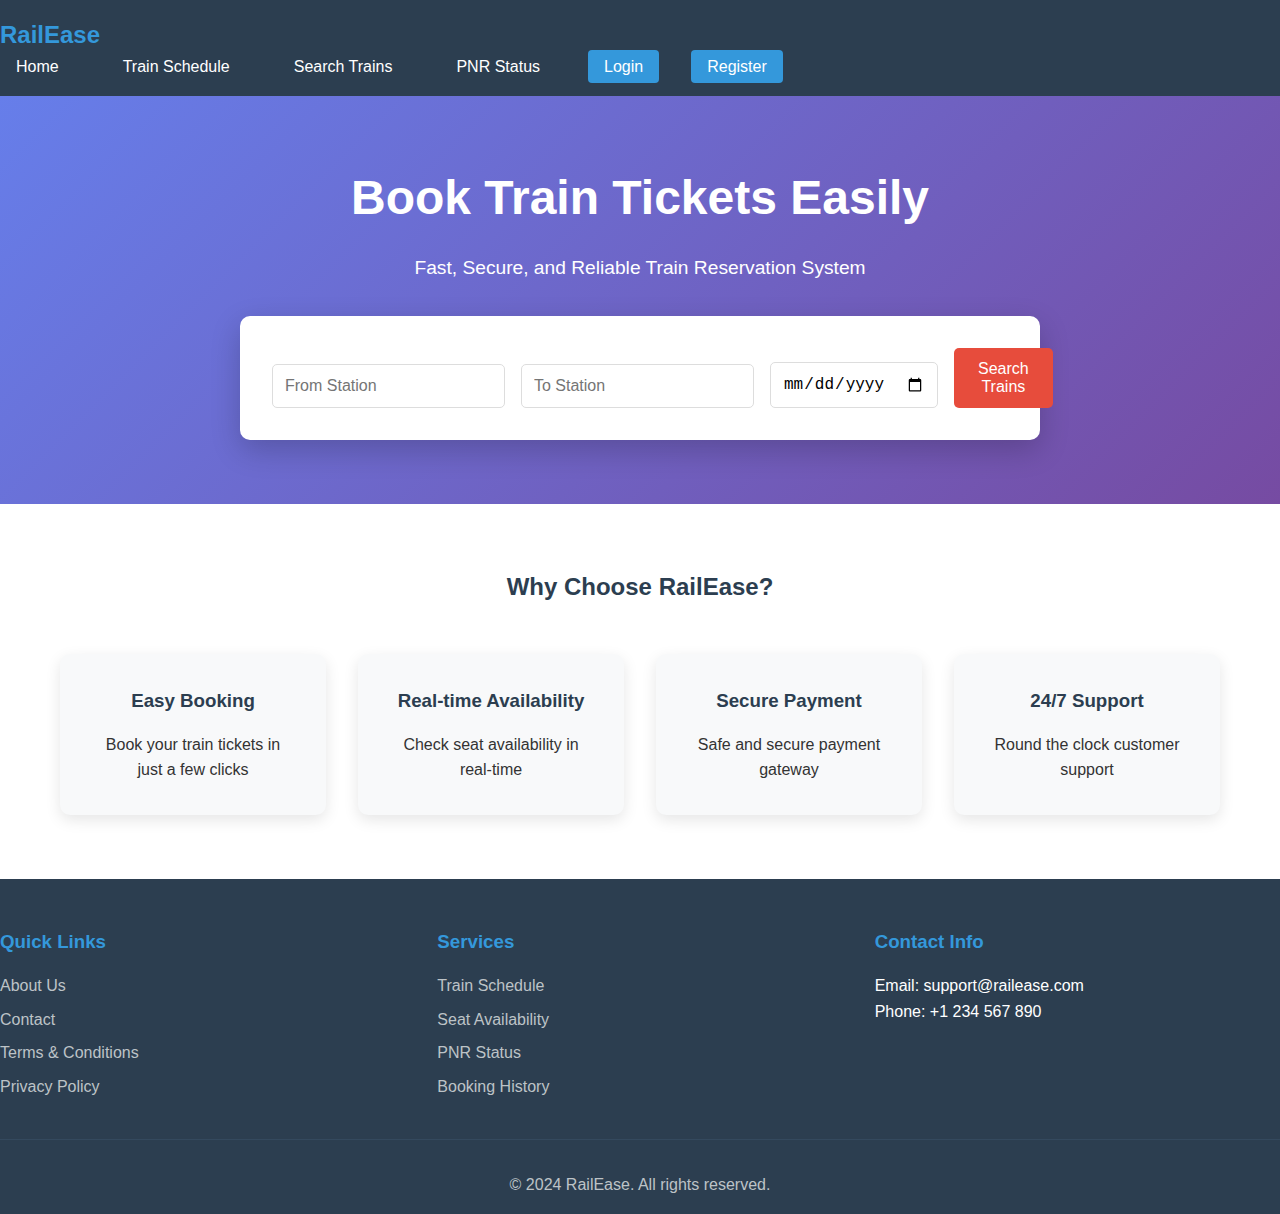
<file: RailEase/frontend/html/index.html>
<!DOCTYPE html>
<html lang="en">
<head>
    <meta charset="UTF-8">
    <meta name="viewport" content="width=device-width, initial-scale=1.0">
    <title>RailEase - Online Train Reservation</title>
    <link rel="stylesheet" href="../css/style.css">
    <link rel="stylesheet" href="../css/responsive.css">
</head>
<body>
    <!-- Header -->
    <header>
        <nav class="navbar">
            <div class="nav-brand">
                <h2>RailEase</h2>
            </div>
            <ul class="nav-links">
                <li><a href="index.html">Home</a></li>
                <li><a href="train_schedule.html">Train Schedule</a></li>
                <li><a href="search_trains.html">Search Trains</a></li>
                <li><a href="pnr_status.html">PNR Status</a></li>
                <li><a href="login.html" class="btn-login">Login</a></li>
                <li><a href="register.html" class="btn-register">Register</a></li>
            </ul>
        </nav>
    </header>

    <!-- Hero Section -->
    <section class="hero">
        <div class="hero-content">
            <h1>Book Train Tickets Easily</h1>
            <p>Fast, Secure, and Reliable Train Reservation System</p>
            <div class="search-box">
                <form action="search_trains.html" method="GET">
                    <div class="form-group">
                        <input type="text" name="from" placeholder="From Station" required>
                        <input type="text" name="to" placeholder="To Station" required>
                        <input type="date" name="date" required>
                        <button type="submit" class="btn-primary">Search Trains</button>
                    </div>
                </form>
            </div>
        </div>
    </section>

    <!-- Features Section -->
    <section class="features">
        <div class="container">
            <h2>Why Choose RailEase?</h2>
            <div class="features-grid">
                <div class="feature-card">
                    <h3>Easy Booking</h3>
                    <p>Book your train tickets in just a few clicks</p>
                </div>
                <div class="feature-card">
                    <h3>Real-time Availability</h3>
                    <p>Check seat availability in real-time</p>
                </div>
                <div class="feature-card">
                    <h3>Secure Payment</h3>
                    <p>Safe and secure payment gateway</p>
                </div>
                <div class="feature-card">
                    <h3>24/7 Support</h3>
                    <p>Round the clock customer support</p>
                </div>
            </div>
        </div>
    </section>

    <!-- Footer -->
    <footer>
        <div class="footer-content">
            <div class="footer-section">
                <h3>Quick Links</h3>
                <ul>
                    <li><a href="about.html">About Us</a></li>
                    <li><a href="contact.html">Contact</a></li>
                    <li><a href="terms.html">Terms & Conditions</a></li>
                    <li><a href="privacy.html">Privacy Policy</a></li>
                </ul>
            </div>
            <div class="footer-section">
                <h3>Services</h3>
                <ul>
                    <li><a href="train_schedule.html">Train Schedule</a></li>
                    <li><a href="seat_availability.html">Seat Availability</a></li>
                    <li><a href="pnr_status.html">PNR Status</a></li>
                    <li><a href="booking_history.html">Booking History</a></li>
                </ul>
            </div>
            <div class="footer-section">
                <h3>Contact Info</h3>
                <p>Email: support@railease.com</p>
                <p>Phone: +1 234 567 890</p>
            </div>
        </div>
        <div class="footer-bottom">
            <p>&copy; 2024 RailEase. All rights reserved.</p>
        </div>
    </footer>

    <script src="../js/main.js"></script>
    <script src="../js/booking.js"></script>
    <script src="../js/admin.js"></script>
    <script src="../js/navigation.js"></script>
</body>
</html>
</file>
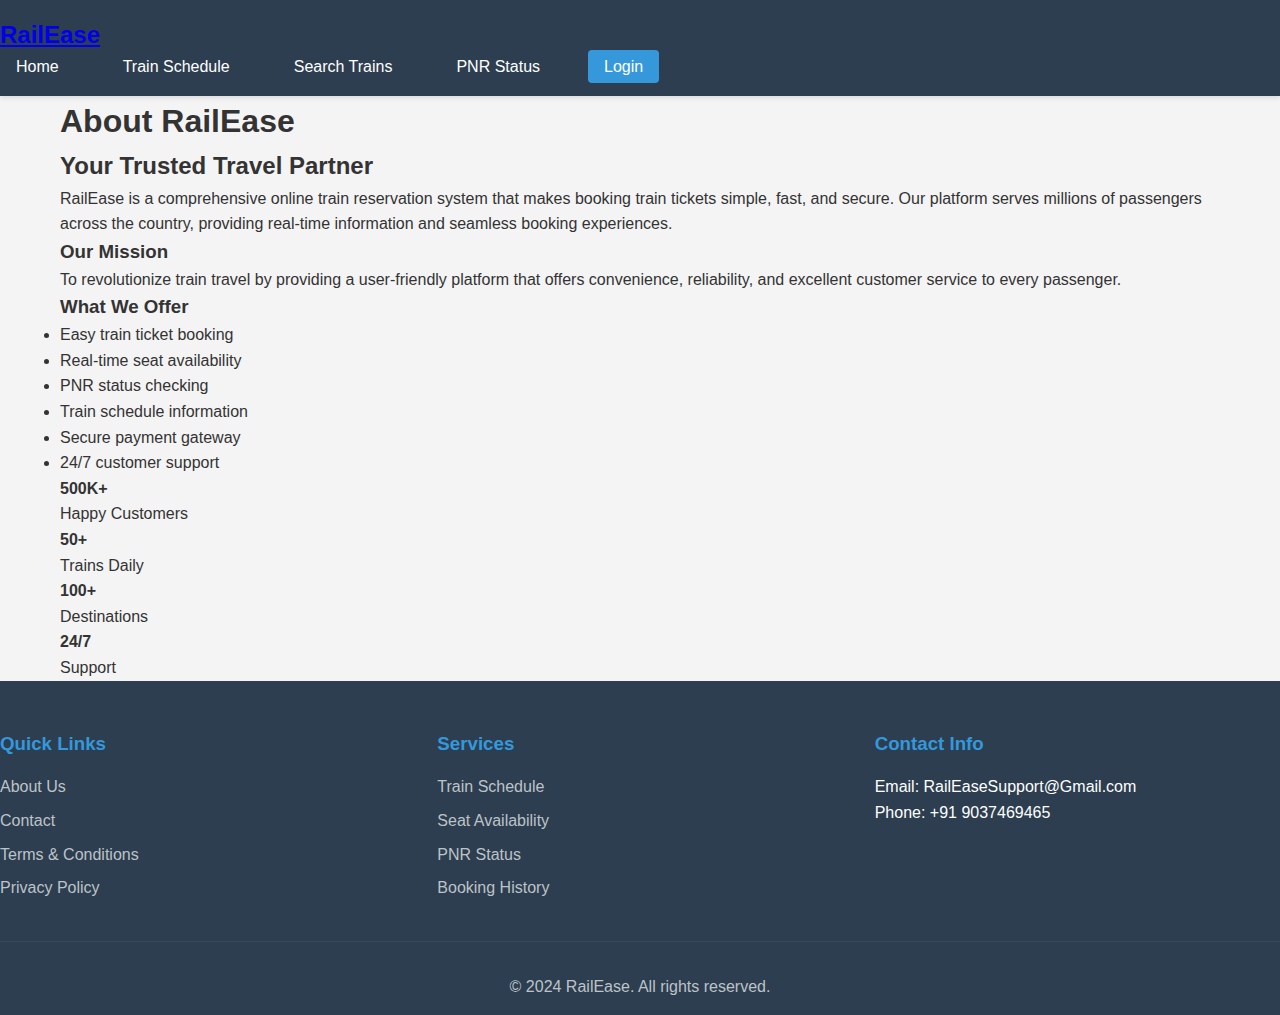
<file: RailEase/frontend/html/about.html>
<!DOCTYPE html>
<html lang="en">
<head>
    <meta charset="UTF-8">
    <meta name="viewport" content="width=device-width, initial-scale=1.0">
    <title>About Us - RailEase</title>
    <link rel="stylesheet" href="../css/style.css">
    <link rel="stylesheet" href="../css/responsive.css">
</head>
<body>
    <header>
        <nav class="navbar">
            <div class="nav-brand">
                <h2><a href="index.html">RailEase</a></h2>
            </div>
            <ul class="nav-links">
                <li><a href="index.html">Home</a></li>
                <li><a href="train_schedule.html">Train Schedule</a></li>
                <li><a href="search_trains.html">Search Trains</a></li>
                <li><a href="pnr_status.html">PNR Status</a></li>
                <li><a href="login.html" class="btn-login">Login</a></li>
            </ul>
        </nav>
    </header>

    <section class="about-section">
        <div class="container">
            <h1>About RailEase</h1>
            <div class="about-content">
                <div class="about-text">
                    <h2>Your Trusted Travel Partner</h2>
                    <p>RailEase is a comprehensive online train reservation system that makes booking train tickets simple, fast, and secure. Our platform serves millions of passengers across the country, providing real-time information and seamless booking experiences.</p>
                    
                    <h3>Our Mission</h3>
                    <p>To revolutionize train travel by providing a user-friendly platform that offers convenience, reliability, and excellent customer service to every passenger.</p>
                    
                    <h3>What We Offer</h3>
                    <ul>
                        <li>Easy train ticket booking</li>
                        <li>Real-time seat availability</li>
                        <li>PNR status checking</li>
                        <li>Train schedule information</li>
                        <li>Secure payment gateway</li>
                        <li>24/7 customer support</li>
                    </ul>
                </div>
                
                <div class="about-stats">
                    <div class="stat-item">
                        <h4>500K+</h4>
                        <p>Happy Customers</p>
                    </div>
                    <div class="stat-item">
                        <h4>50+</h4>
                        <p>Trains Daily</p>
                    </div>
                    <div class="stat-item">
                        <h4>100+</h4>
                        <p>Destinations</p>
                    </div>
                    <div class="stat-item">
                        <h4>24/7</h4>
                        <p>Support</p>
                    </div>
                </div>
            </div>
        </div>
    </section>

    <footer>
        <div class="footer-content">
            <div class="footer-section">
                <h3>Quick Links</h3>
                <ul>
                    <li><a href="about.html">About Us</a></li>
                    <li><a href="contact.html">Contact</a></li>
                    <li><a href="terms.html">Terms & Conditions</a></li>
                    <li><a href="privacy.html">Privacy Policy</a></li>
                </ul>
            </div>
            <div class="footer-section">
                <h3>Services</h3>
                <ul>
                    <li><a href="train_schedule.html">Train Schedule</a></li>
                    <li><a href="seat_availability.html">Seat Availability</a></li>
                    <li><a href="pnr_status.html">PNR Status</a></li>
                    <li><a href="booking_history.html">Booking History</a></li>
                </ul>
            </div>
            <div class="footer-section">
                <h3>Contact Info</h3>
                <p>Email: RailEaseSupport@Gmail.com</p>
                <p>Phone: +91 9037469465</p>
            </div>
        </div>
        <div class="footer-bottom">
            <p>&copy; 2024 RailEase. All rights reserved.</p>
        </div>
    </footer>

    <script src="../js/main.js"></script>
    <script src="../js/booking.js"></script>
    <script src="../js/admin.js"></script>
    <script src="../js/navigation.js"></script>
</body>
</html>
</file>
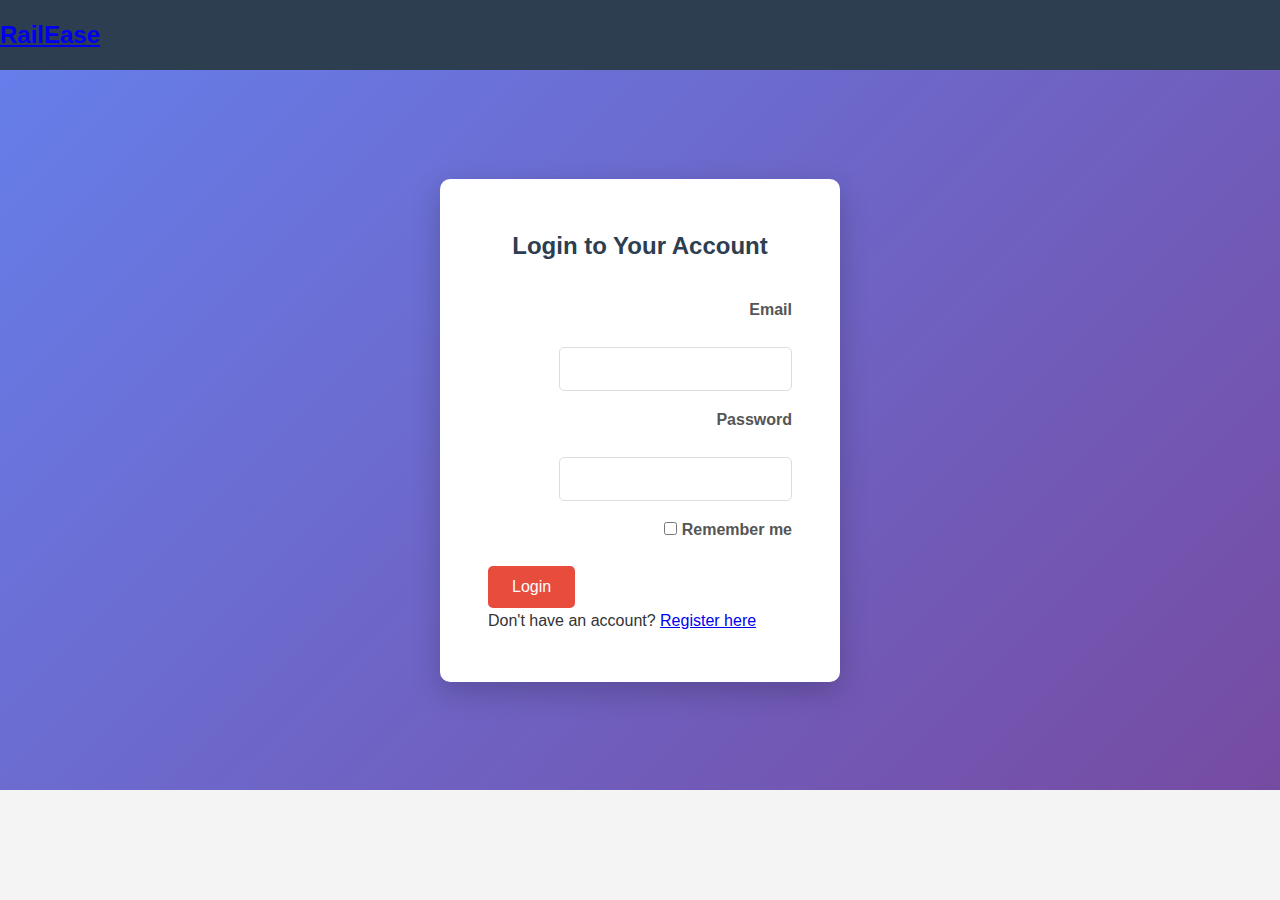
<file: RailEase/frontend/html/admin_dashboard.html>
<!DOCTYPE html>
<html lang="en">
<head>
    <meta charset="UTF-8">
    <meta name="viewport" content="width=device-width, initial-scale=1.0">
    <title>Admin Dashboard - RailEase</title>
    <link rel="stylesheet" href="../css/style.css">
    <link rel="stylesheet" href="../css/responsive.css">
</head>
<body>
    <header>
        <nav class="navbar">
            <div class="nav-brand">
                <h2>RailEase Admin</h2>
            </div>
            <ul class="nav-links">
                <li><a href="admin_dashboard.html">Dashboard</a></li>
                <li><a href="admin_trains.html">Manage Trains</a></li>
                <li><a href="admin_users.html">Manage Users</a></li>
                <li><a href="admin_bookings.html">Bookings</a></li>
                <li><a href="#" id="logoutBtn">Logout</a></li>
            </ul>
        </nav>
    </header>

    <section class="dashboard">
        <div class="container">
            <h1>Admin Dashboard</h1>
            <div class="stats-grid">
                <div class="stat-card">
                    <h3>Total Trains</h3>
                    <p id="totalTrains">0</p>
                </div>
                <div class="stat-card">
                    <h3>Total Users</h3>
                    <p id="totalUsers">0</p>
                </div>
                <div class="stat-card">
                    <h3>Today's Bookings</h3>
                    <p id="todayBookings">0</p>
                </div>
                <div class="stat-card">
                    <h3>Revenue</h3>
                    <p id="revenue">$0</p>
                </div>
            </div>

            <div class="admin-actions">
                <h2>Quick Actions</h2>
                <div class="action-grid">
                    <a href="admin_add_train.html" class="action-card">
                        <h3>Add New Train</h3>
                        <p>Add a new train to the system</p>
                    </a>
                    <a href="admin_trains.html" class="action-card">
                        <h3>Manage Trains</h3>
                        <p>View and edit train details</p>
                    </a>
                    <a href="admin_users.html" class="action-card">
                        <h3>Manage Users</h3>
                        <p>View and manage user accounts</p>
                    </a>
                    <a href="admin_reports.html" class="action-card">
                        <h3>View Reports</h3>
                        <p>Generate system reports</p>
                    </a>
                </div>
            </div>
        </div>
    </section>

    <script src="../js/main.js"></script>
    <script src="../js/booking.js"></script>
    <script src="../js/admin.js"></script>
    <script src="../js/navigation.js"></script>
</body>
</html>
</file>
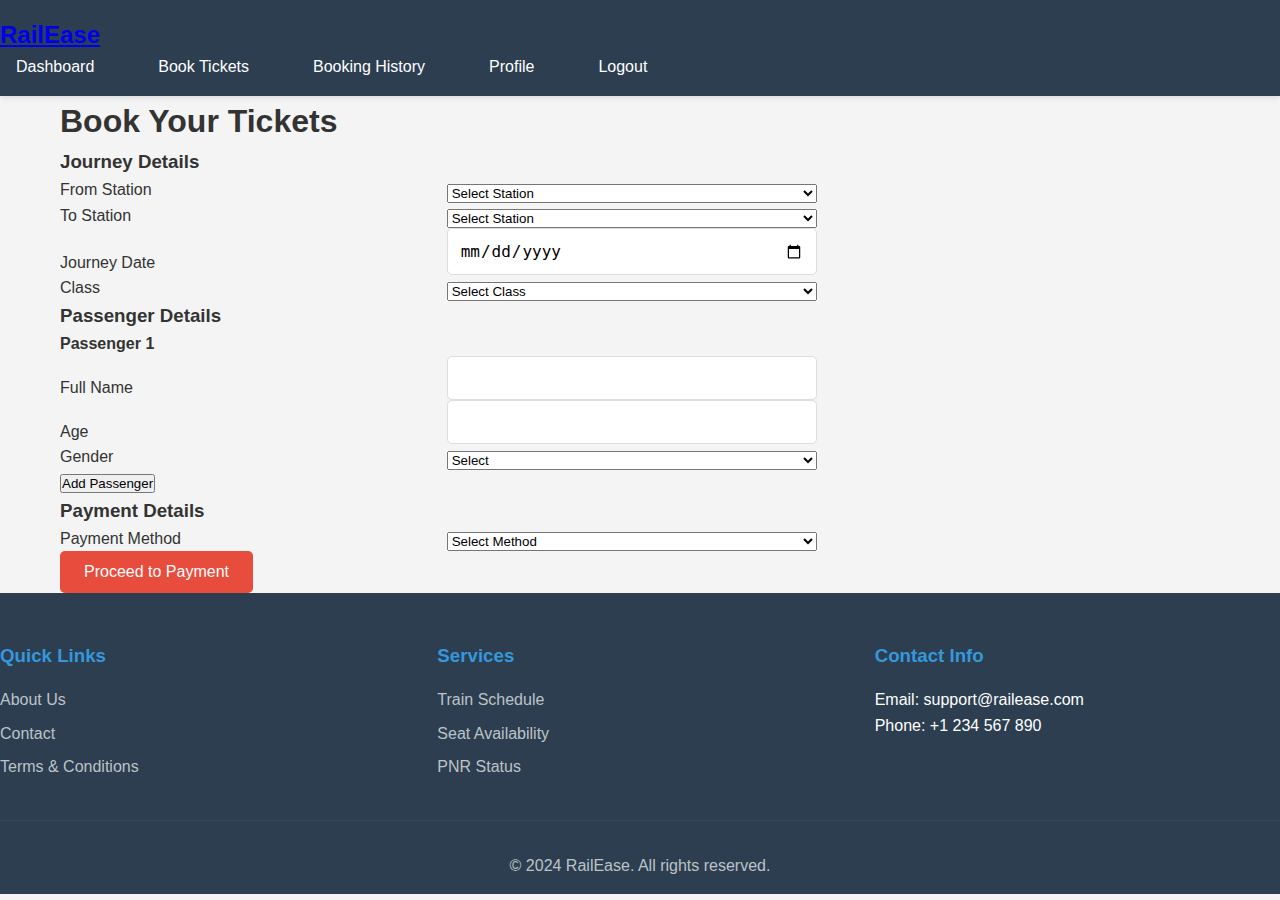
<file: RailEase/frontend/html/booking.html>
<!DOCTYPE html>
<html lang="en">
<head>
    <meta charset="UTF-8">
    <meta name="viewport" content="width=device-width, initial-scale=1.0">
    <title>Book Tickets - RailEase</title>
    <link rel="stylesheet" href="../css/style.css">
    <link rel="stylesheet" href="../css/responsive.css">
</head>
<body>
    <header>
        <nav class="navbar">
            <div class="nav-brand">
                <h2><a href="index.html">RailEase</a></h2>
            </div>
            <ul class="nav-links">
                <li><a href="user_dashboard.html">Dashboard</a></li>
                <li><a href="search_trains.html">Book Tickets</a></li>
                <li><a href="booking_history.html">Booking History</a></li>
                <li><a href="profile.html">Profile</a></li>
                <li><a href="#" id="logoutBtn">Logout</a></li>
            </ul>
        </nav>
    </header>

    <section class="booking-page">
        <div class="container">
            <h1>Book Your Tickets</h1>
            
            <div class="booking-form">
                <form id="bookingForm">
                    <div class="form-section">
                        <h3>Journey Details</h3>
                        <div class="form-group">
                            <label for="fromStation">From Station</label>
                            <select id="fromStation" name="fromStation" required>
                                <option value="">Select Station</option>
                            </select>
                        </div>
                        <div class="form-group">
                            <label for="toStation">To Station</label>
                            <select id="toStation" name="toStation" required>
                                <option value="">Select Station</option>
                            </select>
                        </div>
                        <div class="form-group">
                            <label for="journeyDate">Journey Date</label>
                            <input type="date" id="journeyDate" name="journeyDate" required>
                        </div>
                        <div class="form-group">
                            <label for="trainClass">Class</label>
                            <select id="trainClass" name="trainClass" required>
                                <option value="">Select Class</option>
                                <option value="first_ac">First AC</option>
                                <option value="second_ac">Second AC</option>
                                <option value="third_ac">Third AC</option>
                                <option value="sleeper">Sleeper</option>
                            </select>
                        </div>
                    </div>

                    <div class="form-section">
                        <h3>Passenger Details</h3>
                        <div id="passengerDetails" class="passenger-details">
                            <div class="passenger-form">
                                <h4>Passenger 1</h4>
                                <div class="form-group">
                                    <label>Full Name</label>
                                    <input type="text" name="passengerName[]" required>
                                </div>
                                <div class="form-group">
                                    <label>Age</label>
                                    <input type="number" name="passengerAge[]" min="1" max="120" required>
                                </div>
                                <div class="form-group">
                                    <label>Gender</label>
                                    <select name="passengerGender[]" required>
                                        <option value="">Select</option>
                                        <option value="male">Male</option>
                                        <option value="female">Female</option>
                                        <option value="other">Other</option>
                                    </select>
                                </div>
                            </div>
                        </div>
                        <button type="button" class="btn-secondary" onclick="addPassenger()">Add Passenger</button>
                    </div>

                    <div class="form-section">
                        <h3>Payment Details</h3>
                        <div class="form-group">
                            <label for="paymentMethod">Payment Method</label>
                            <select id="paymentMethod" name="paymentMethod" required>
                                <option value="">Select Method</option>
                                <option value="credit_card">Credit Card</option>
                                <option value="debit_card">Debit Card</option>
                                <option value="upi">UPI</option>
                                <option value="net_banking">Net Banking</option>
                            </select>
                        </div>
                    </div>

                    <button type="submit" class="btn-primary">Proceed to Payment</button>
                </form>
            </div>

            <div id="bookingSummary" class="booking-summary" style="display: none;">
                <h3>Booking Summary</h3>
                <div id="summaryDetails"></div>
            </div>
        </div>
    </section>

    <footer>
        <div class="footer-content">
            <div class="footer-section">
                <h3>Quick Links</h3>
                <ul>
                    <li><a href="about.html">About Us</a></li>
                    <li><a href="contact.html">Contact</a></li>
                    <li><a href="terms.html">Terms & Conditions</a></li>
                </ul>
            </div>
            <div class="footer-section">
                <h3>Services</h3>
                <ul>
                    <li><a href="train_schedule.html">Train Schedule</a></li>
                    <li><a href="seat_availability.html">Seat Availability</a></li>
                    <li><a href="pnr_status.html">PNR Status</a></li>
                </ul>
            </div>
            <div class="footer-section">
                <h3>Contact Info</h3>
                <p>Email: support@railease.com</p>
                <p>Phone: +1 234 567 890</p>
            </div>
        </div>
        <div class="footer-bottom">
            <p>&copy; 2024 RailEase. All rights reserved.</p>
        </div>
    </footer>

    <script src="../js/main.js"></script>
    <script src="../js/booking.js"></script>
    <script src="../js/admin.js"></script>
    <script src="../js/navigation.js"></script>
</body>
</html>
</file>
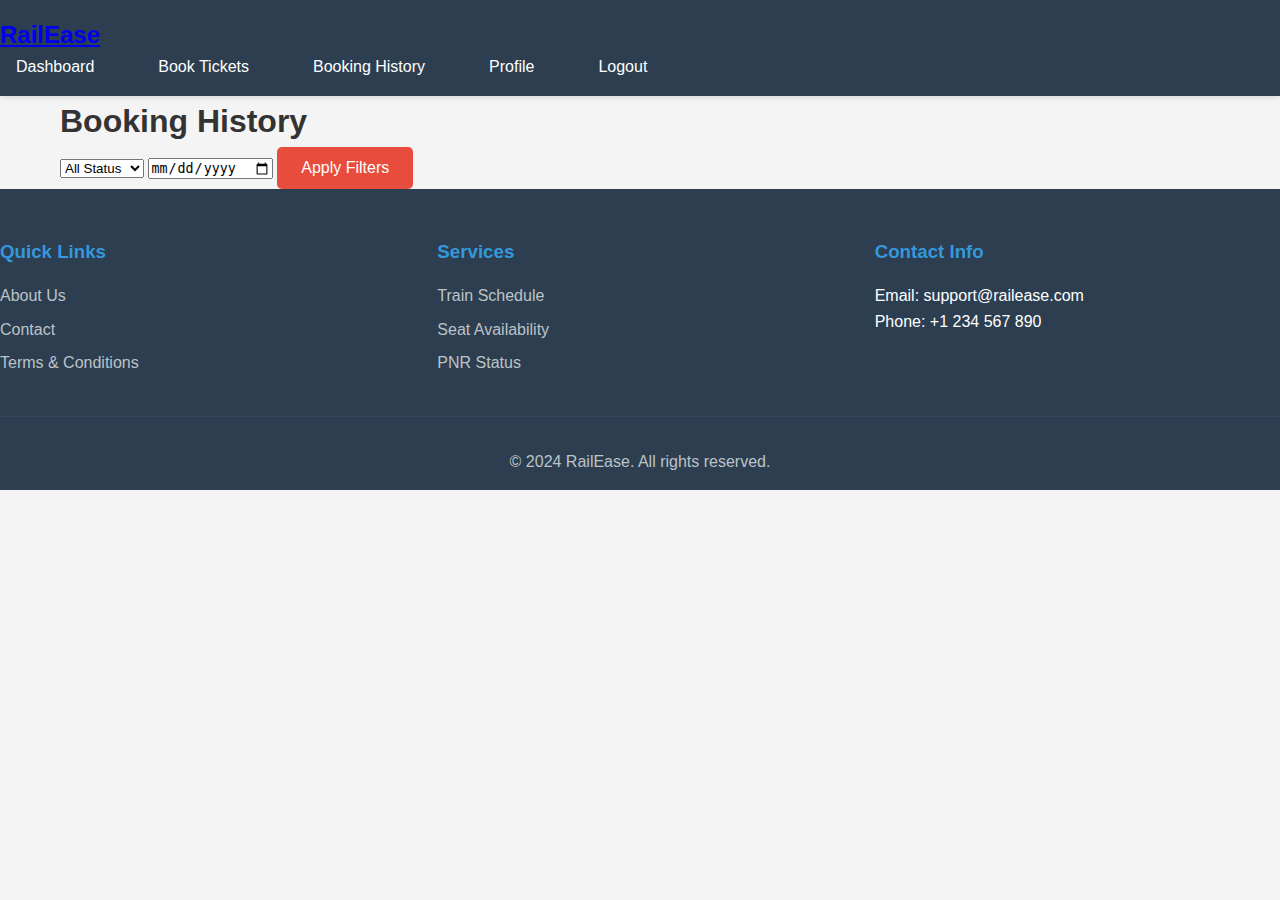
<file: RailEase/frontend/html/booking_history.html>
<!DOCTYPE html>
<html lang="en">
<head>
    <meta charset="UTF-8">
    <meta name="viewport" content="width=device-width, initial-scale=1.0">
    <title>Booking History - RailEase</title>
    <link rel="stylesheet" href="../css/style.css">
    <link rel="stylesheet" href="../css/responsive.css">
</head>
<body>
    <header>
        <nav class="navbar">
            <div class="nav-brand">
                <h2><a href="index.html">RailEase</a></h2>
            </div>
            <ul class="nav-links">
                <li><a href="user_dashboard.html">Dashboard</a></li>
                <li><a href="search_trains.html">Book Tickets</a></li>
                <li><a href="booking_history.html" class="active">Booking History</a></li>
                <li><a href="profile.html">Profile</a></li>
                <li><a href="#" id="logoutBtn">Logout</a></li>
            </ul>
        </nav>
    </header>

    <section class="booking-history">
        <div class="container">
            <h1>Booking History</h1>
            
            <div class="filters">
                <select id="statusFilter">
                    <option value="all">All Status</option>
                    <option value="confirmed">Confirmed</option>
                    <option value="cancelled">Cancelled</option>
                    <option value="waiting">Waiting</option>
                </select>
                <input type="date" id="dateFilter">
                <button class="btn-primary" onclick="applyFilters()">Apply Filters</button>
            </div>

            <div id="bookingsList" class="bookings-list">
                <!-- Bookings will be populated here -->
            </div>
        </div>
    </section>

    <footer>
        <div class="footer-content">
            <div class="footer-section">
                <h3>Quick Links</h3>
                <ul>
                    <li><a href="about.html">About Us</a></li>
                    <li><a href="contact.html">Contact</a></li>
                    <li><a href="terms.html">Terms & Conditions</a></li>
                </ul>
            </div>
            <div class="footer-section">
                <h3>Services</h3>
                <ul>
                    <li><a href="train_schedule.html">Train Schedule</a></li>
                    <li><a href="seat_availability.html">Seat Availability</a></li>
                    <li><a href="pnr_status.html">PNR Status</a></li>
                </ul>
            </div>
            <div class="footer-section">
                <h3>Contact Info</h3>
                <p>Email: support@railease.com</p>
                <p>Phone: +1 234 567 890</p>
            </div>
        </div>
        <div class="footer-bottom">
            <p>&copy; 2024 RailEase. All rights reserved.</p>
        </div>
    </footer>

    <script src="../js/main.js"></script>
    <script src="../js/booking.js"></script>
    <script src="../js/admin.js"></script>
    <script src="../js/navigation.js"></script>
</body>
</html>
</file>
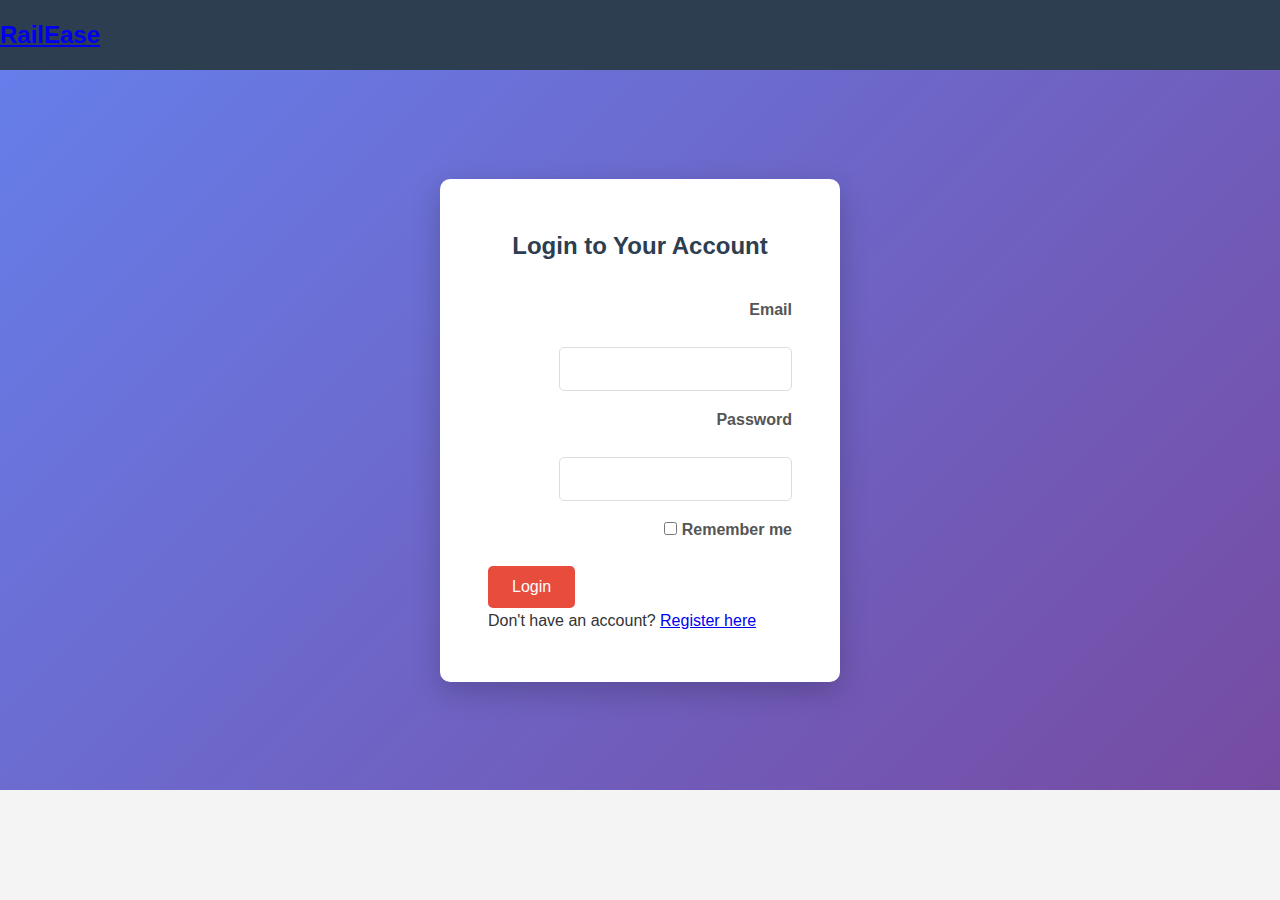
<file: RailEase/frontend/html/login.html>
<!DOCTYPE html>
<html lang="en">
<head>
    <meta charset="UTF-8">
    <meta name="viewport" content="width=device-width, initial-scale=1.0">
    <title>Login - RailEase</title>
    <link rel="stylesheet" href="../css/style.css">
    <link rel="stylesheet" href="../css/responsive.css">
</head>
<body>
    <header>
        <nav class="navbar">
            <div class="nav-brand">
                <h2><a href="index.html">RailEase</a></h2>
            </div>
        </nav>
    </header>

    <section class="auth-container">
        <div class="auth-form">
            <h2>Login to Your Account</h2>
            <form id="loginForm">
                <div class="form-group">
                    <label for="email">Email</label>
                    <input type="email" id="email" name="email" required>
                </div>
                <div class="form-group">
                    <label for="password">Password</label>
                    <input type="password" id="password" name="password" required>
                </div>
                <div class="form-group">
                    <label>
                        <input type="checkbox" name="remember"> Remember me
                    </label>
                </div>
                <button type="submit" class="btn-primary">Login</button>
            </form>
            <p>Don't have an account? <a href="register.html">Register here</a></p>
        </div>
    </section>

    <!-- ONLY THIS SCRIPT FOR NOW -->
    <script>
        // Simple login form handler - remove any redirect loops
        document.getElementById('loginForm').addEventListener('submit', function(e) {
            e.preventDefault();
            
            const email = document.getElementById('email').value;
            const password = document.getElementById('password').value;
            
            // Simple validation
            if (email && password) {
                // For testing - just log and stay on page
                console.log('Login attempted with:', email);
                alert('Login functionality would connect to backend');
                // Don't redirect for now
            } else {
                alert('Please fill in all fields');
            }
        });

        // Remove any existing redirect loops
        if (window.location.href.includes('login.html')) {
            console.log('On login page - no redirect needed');
        }
    </script>
</body>
</html>
</file>
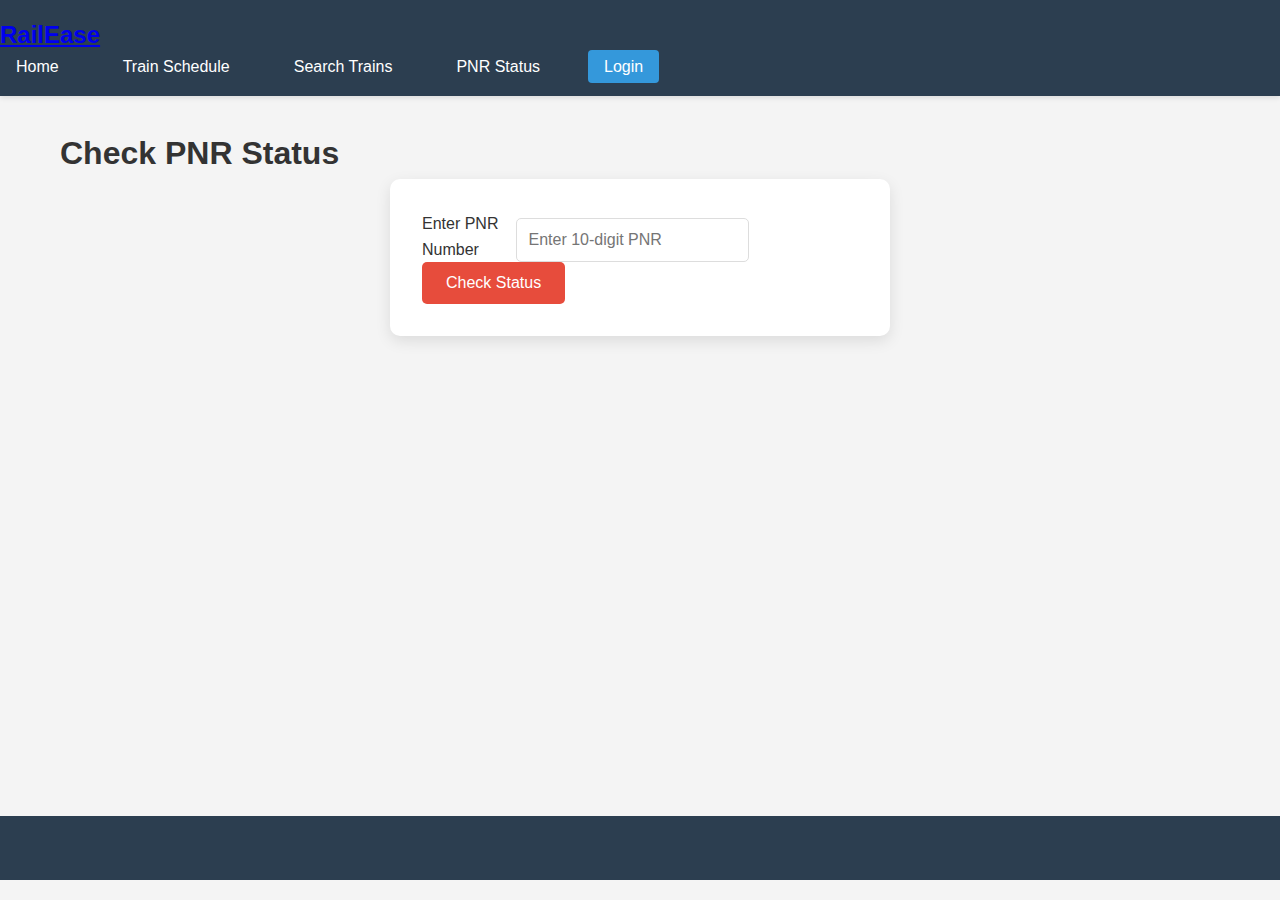
<file: RailEase/frontend/html/pnr_status.html>
<!DOCTYPE html>
<html lang="en">
<head>
    <meta charset="UTF-8">
    <meta name="viewport" content="width=device-width, initial-scale=1.0">
    <title>PNR Status - RailEase</title>
    <link rel="stylesheet" href="../css/style.css">
    <link rel="stylesheet" href="../css/responsive.css">
</head>
<body>
    <header>
        <nav class="navbar">
            <div class="nav-brand">
                <h2><a href="index.html">RailEase</a></h2>
            </div>
            <ul class="nav-links">
                <li><a href="index.html">Home</a></li>
                <li><a href="train_schedule.html">Train Schedule</a></li>
                <li><a href="search_trains.html">Search Trains</a></li>
                <li><a href="pnr_status.html" class="active">PNR Status</a></li>
                <li><a href="login.html" class="btn-login">Login</a></li>
            </ul>
        </nav>
    </header>

    <section class="pnr-status">
        <div class="container">
            <h1>Check PNR Status</h1>
            <div class="pnr-form">
                <form id="pnrForm">
                    <div class="form-group">
                        <label for="pnrNumber">Enter PNR Number</label>
                        <input type="text" id="pnrNumber" name="pnrNumber" 
                               placeholder="Enter 10-digit PNR" required 
                               pattern="[A-Za-z0-9]{10}" maxlength="10">
                    </div>
                    <button type="submit" class="btn-primary">Check Status</button>
                </form>
            </div>

            <div id="pnrResult" class="pnr-result" style="display: none;">
                <h2>Booking Details</h2>
                <div class="booking-info">
                    <div class="info-row">
                        <span class="label">PNR Number:</span>
                        <span id="resultPnr" class="value"></span>
                    </div>
                    <div class="info-row">
                        <span class="label">Train Name/Number:</span>
                        <span id="resultTrain" class="value"></span>
                    </div>
                    <div class="info-row">
                        <span class="label">From Station:</span>
                        <span id="resultFrom" class="value"></span>
                    </div>
                    <div class="info-row">
                        <span class="label">To Station:</span>
                        <span id="resultTo" class="value"></span>
                    </div>
                    <div class="info-row">
                        <span class="label">Journey Date:</span>
                        <span id="resultDate" class="value"></span>
                    </div>
                    <div class="info-row">
                        <span class="label">Departure Time:</span>
                        <span id="resultDeparture" class="value"></span>
                    </div>
                    <div class="info-row">
                        <span class="label">Arrival Time:</span>
                        <span id="resultArrival" class="value"></span>
                    </div>
                    <div class="info-row">
                        <span class="label">Booking Status:</span>
                        <span id="resultStatus" class="status confirmed"></span>
                    </div>
                </div>

                <div class="passenger-details">
                    <h3>Passenger Details</h3>
                    <table id="passengerTable">
                        <thead>
                            <tr>
                                <th>Name</th>
                                <th>Age</th>
                                <th>Gender</th>
                                <th>Seat</th>
                                <th>Status</th>
                            </tr>
                        </thead>
                        <tbody>
                            <!-- Passenger data will be populated here -->
                        </tbody>
                    </table>
                </div>
            </div>
        </div>
    </section>

    <footer>
        <!-- Same footer as index.html -->
    </footer>

    <script src="../js/main.js"></script>
    <script src="../js/booking.js"></script>
    <script src="../js/admin.js"></script>
    <script src="../js/navigation.js"></script>
</body>
</html>
</file>
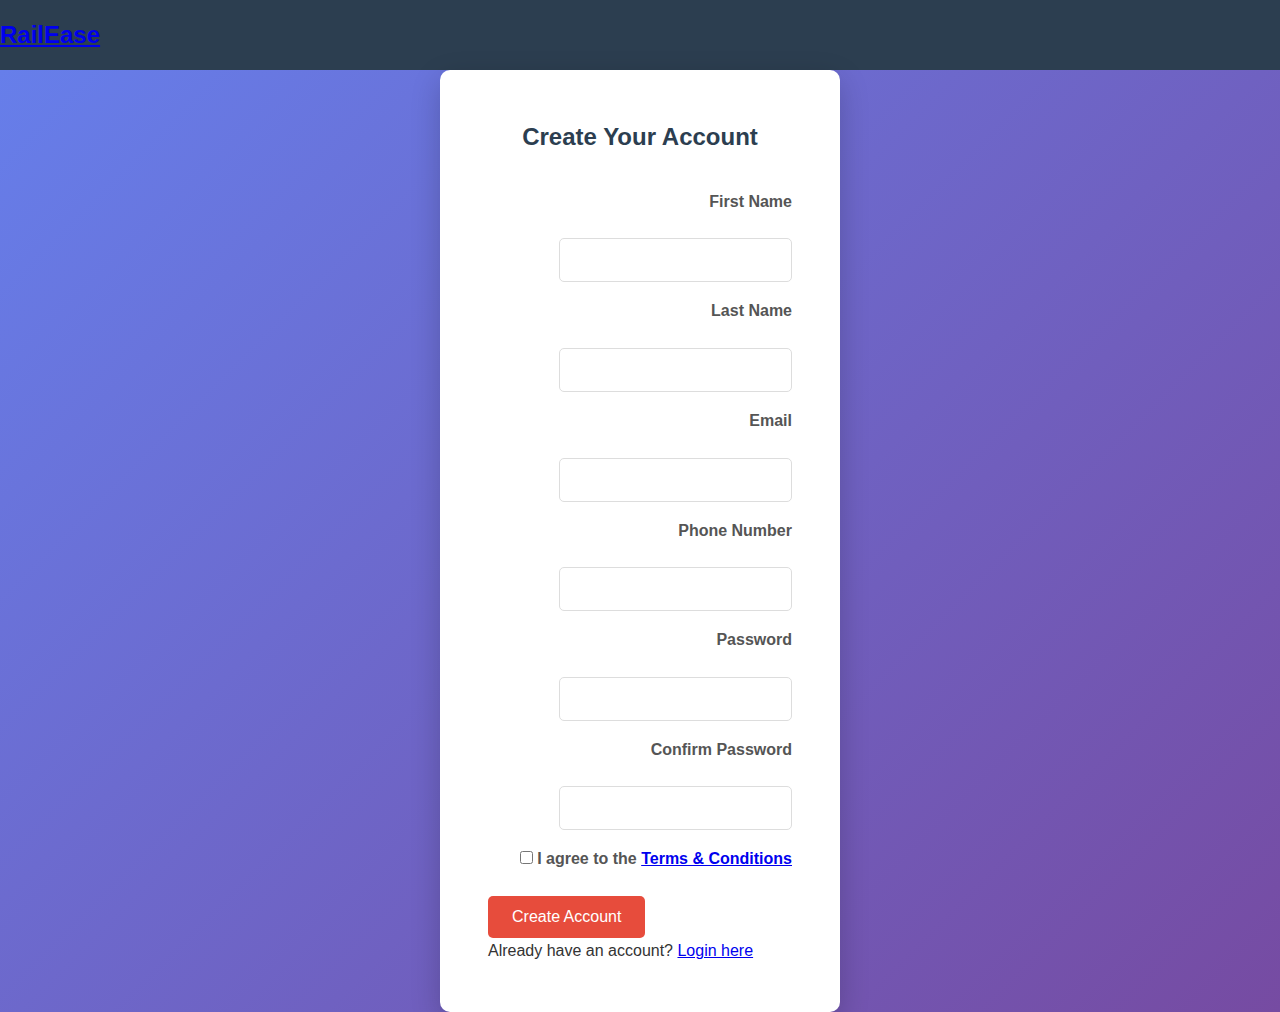
<file: RailEase/frontend/html/register.html>
<!DOCTYPE html>
<html lang="en">
<head>
    <meta charset="UTF-8">
    <meta name="viewport" content="width=device-width, initial-scale=1.0">
    <title>Register - RailEase</title>
    <link rel="stylesheet" href="../css/style.css">
    <link rel="stylesheet" href="../css/responsive.css">
</head>
<body>
    <header>
        <nav class="navbar">
            <div class="nav-brand">
                <h2><a href="index.html">RailEase</a></h2>
            </div>
        </nav>
    </header>

    <section class="auth-container">
        <div class="auth-form">
            <h2>Create Your Account</h2>
            <form id="registerForm">
                <div class="form-group">
                    <label for="firstName">First Name</label>
                    <input type="text" id="firstName" name="firstName" required>
                </div>
                <div class="form-group">
                    <label for="lastName">Last Name</label>
                    <input type="text" id="lastName" name="lastName" required>
                </div>
                <div class="form-group">
                    <label for="email">Email</label>
                    <input type="email" id="email" name="email" required>
                </div>
                <div class="form-group">
                    <label for="phone">Phone Number</label>
                    <input type="tel" id="phone" name="phone" required>
                </div>
                <div class="form-group">
                    <label for="password">Password</label>
                    <input type="password" id="password" name="password" required>
                </div>
                <div class="form-group">
                    <label for="confirmPassword">Confirm Password</label>
                    <input type="password" id="confirmPassword" name="confirmPassword" required>
                </div>
                <div class="form-group">
                    <label>
                        <input type="checkbox" name="terms" required>
                        I agree to the <a href="terms.html">Terms & Conditions</a>
                    </label>
                </div>
                <button type="submit" class="btn-primary">Create Account</button>
            </form>
            <p>Already have an account? <a href="login.html">Login here</a></p>
        </div>
    </section>

    <script src="../js/main.js"></script>
    <script src="../js/booking.js"></script>
    <script src="../js/admin.js"></script>
    <script src="../js/navigation.js"></script>
</body>
</html>
</file>
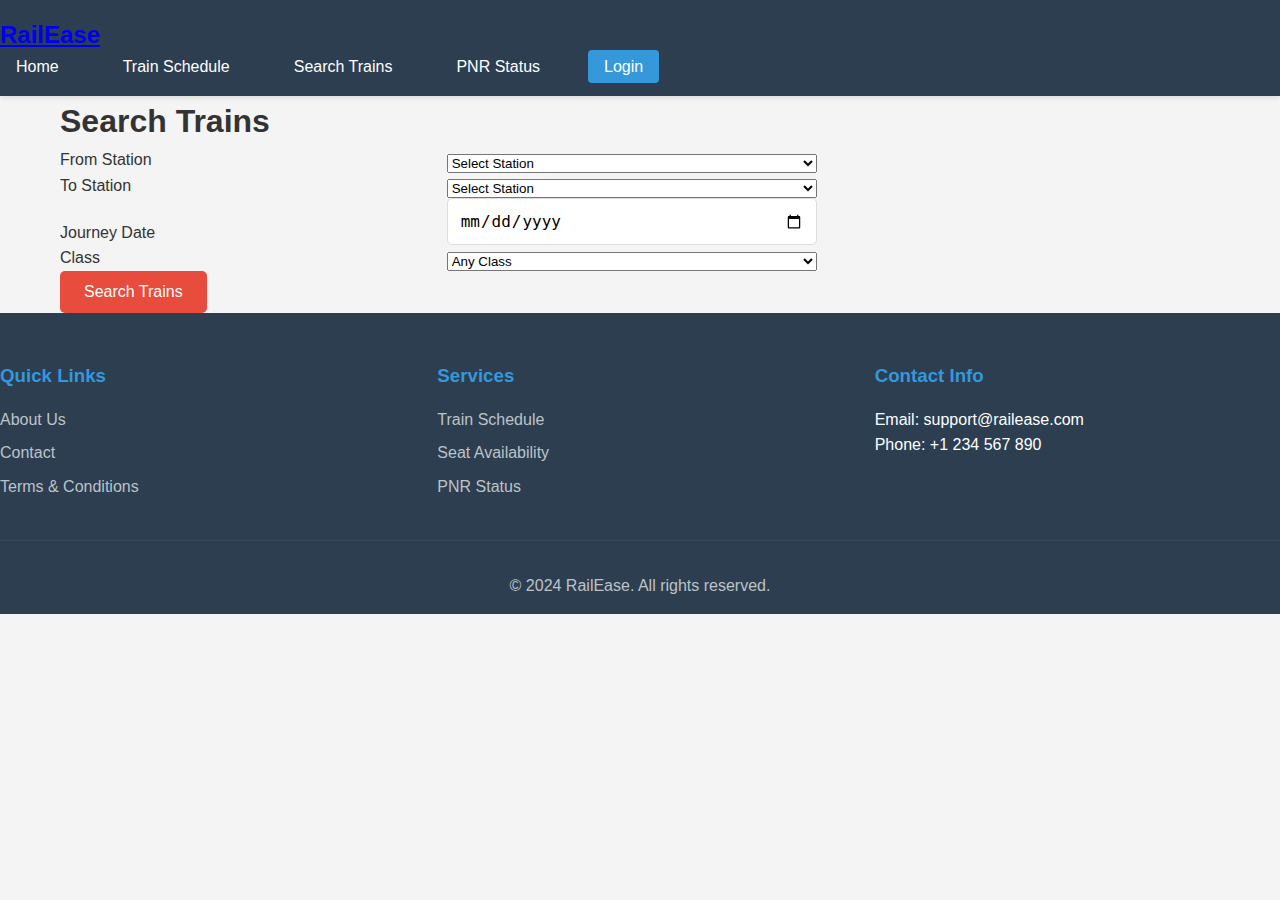
<file: RailEase/frontend/html/search_trains.html>
<!DOCTYPE html>
<html lang="en">
<head>
    <meta charset="UTF-8">
    <meta name="viewport" content="width=device-width, initial-scale=1.0">
    <title>Search Trains - RailEase</title>
    <link rel="stylesheet" href="../css/style.css">
    <link rel="stylesheet" href="../css/responsive.css">
</head>
<body>
    <header>
        <nav class="navbar">
            <div class="nav-brand">
                <h2><a href="index.html">RailEase</a></h2>
            </div>
            <ul class="nav-links">
                <li><a href="index.html">Home</a></li>
                <li><a href="train_schedule.html">Train Schedule</a></li>
                <li><a href="search_trains.html" class="active">Search Trains</a></li>
                <li><a href="pnr_status.html">PNR Status</a></li>
                <li><a href="login.html" class="btn-login">Login</a></li>
            </ul>
        </nav>
    </header>

    <section class="search-trains">
        <div class="container">
            <h1>Search Trains</h1>
            
            <div class="search-form">
                <form id="searchForm">
                    <div class="form-group">
                        <label for="fromStation">From Station</label>
                        <select id="fromStation" name="fromStation" required>
                            <option value="">Select Station</option>
                        </select>
                    </div>
                    <div class="form-group">
                        <label for="toStation">To Station</label>
                        <select id="toStation" name="toStation" required>
                            <option value="">Select Station</option>
                        </select>
                    </div>
                    <div class="form-group">
                        <label for="journeyDate">Journey Date</label>
                        <input type="date" id="journeyDate" name="journeyDate" required>
                    </div>
                    <div class="form-group">
                        <label for="trainClass">Class</label>
                        <select id="trainClass" name="trainClass">
                            <option value="">Any Class</option>
                            <option value="first_ac">First AC</option>
                            <option value="second_ac">Second AC</option>
                            <option value="third_ac">Third AC</option>
                            <option value="sleeper">Sleeper</option>
                        </select>
                    </div>
                    <button type="submit" class="btn-primary">Search Trains</button>
                </form>
            </div>

            <div id="searchResults" class="search-results">
                <div id="trainResults">
                    <!-- Train results will be populated here -->
                </div>
            </div>
        </div>
    </section>

    <footer>
        <div class="footer-content">
            <div class="footer-section">
                <h3>Quick Links</h3>
                <ul>
                    <li><a href="about.html">About Us</a></li>
                    <li><a href="contact.html">Contact</a></li>
                    <li><a href="terms.html">Terms & Conditions</a></li>
                </ul>
            </div>
            <div class="footer-section">
                <h3>Services</h3>
                <ul>
                    <li><a href="train_schedule.html">Train Schedule</a></li>
                    <li><a href="seat_availability.html">Seat Availability</a></li>
                    <li><a href="pnr_status.html">PNR Status</a></li>
                </ul>
            </div>
            <div class="footer-section">
                <h3>Contact Info</h3>
                <p>Email: support@railease.com</p>
                <p>Phone: +1 234 567 890</p>
            </div>
        </div>
        <div class="footer-bottom">
            <p>&copy; 2024 RailEase. All rights reserved.</p>
        </div>
    </footer>

    <script src="../js/main.js"></script>
    <script src="../js/booking.js"></script>
    <script src="../js/admin.js"></script>
    <script src="../js/navigation.js"></script>
</body>
</html>
</file>
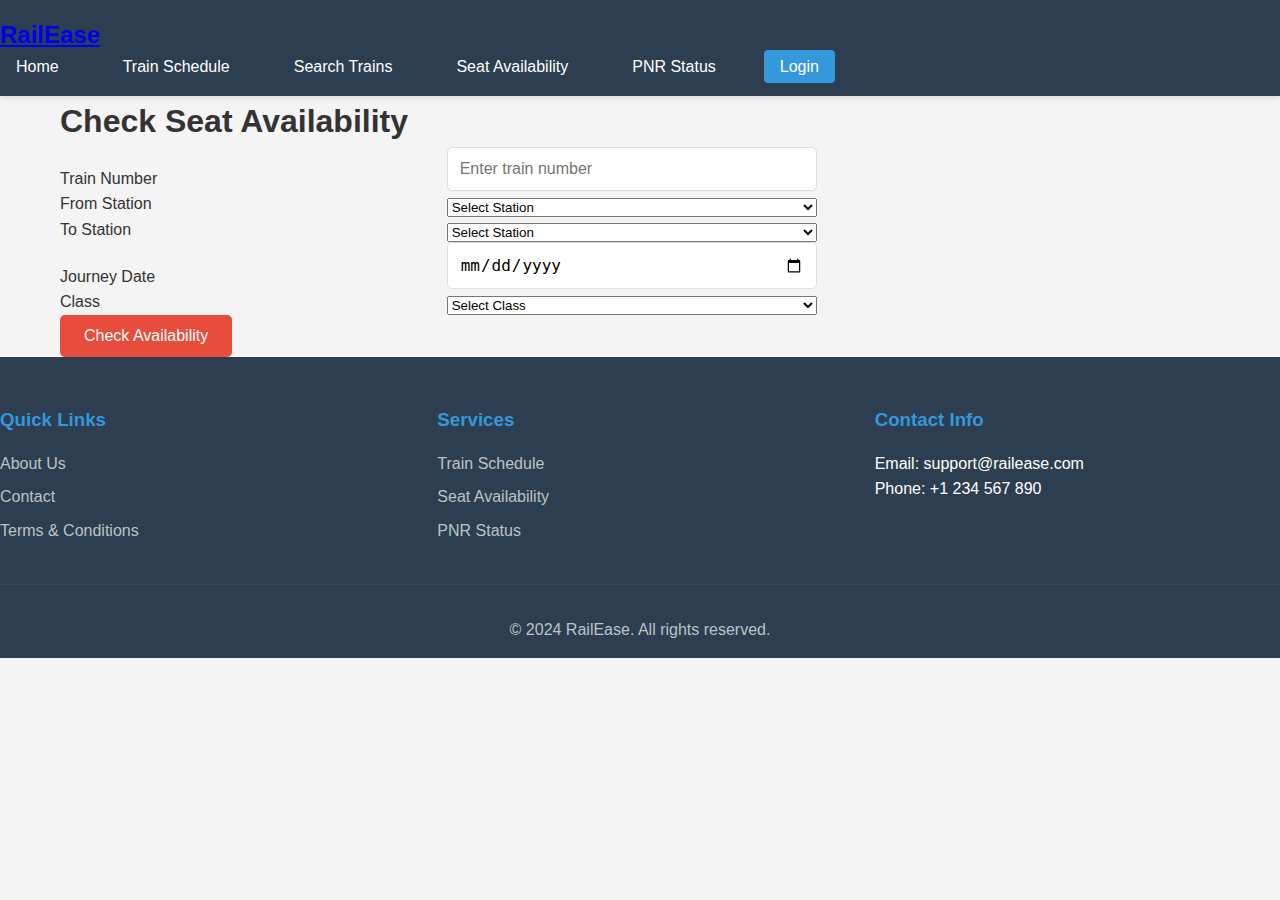
<file: RailEase/frontend/html/seat_availability.html>
<!DOCTYPE html>
<html lang="en">
<head>
    <meta charset="UTF-8">
    <meta name="viewport" content="width=device-width, initial-scale=1.0">
    <title>Seat Availability - RailEase</title>
    <link rel="stylesheet" href="../css/style.css">
    <link rel="stylesheet" href="../css/responsive.css">
</head>
<body>
    <header>
        <nav class="navbar">
            <div class="nav-brand">
                <h2><a href="index.html">RailEase</a></h2>
            </div>
            <ul class="nav-links">
                <li><a href="index.html">Home</a></li>
                <li><a href="train_schedule.html">Train Schedule</a></li>
                <li><a href="search_trains.html">Search Trains</a></li>
                <li><a href="seat_availability.html" class="active">Seat Availability</a></li>
                <li><a href="pnr_status.html">PNR Status</a></li>
                <li><a href="login.html" class="btn-login">Login</a></li>
            </ul>
        </nav>
    </header>

    <section class="seat-availability">
        <div class="container">
            <h1>Check Seat Availability</h1>
            
            <div class="availability-form">
                <form id="availabilityForm">
                    <div class="form-group">
                        <label for="trainNumber">Train Number</label>
                        <input type="text" id="trainNumber" name="trainNumber" placeholder="Enter train number" required>
                    </div>
                    <div class="form-group">
                        <label for="fromStation">From Station</label>
                        <select id="fromStation" name="fromStation" required>
                            <option value="">Select Station</option>
                        </select>
                    </div>
                    <div class="form-group">
                        <label for="toStation">To Station</label>
                        <select id="toStation" name="toStation" required>
                            <option value="">Select Station</option>
                        </select>
                    </div>
                    <div class="form-group">
                        <label for="journeyDate">Journey Date</label>
                        <input type="date" id="journeyDate" name="journeyDate" required>
                    </div>
                    <div class="form-group">
                        <label for="trainClass">Class</label>
                        <select id="trainClass" name="trainClass" required>
                            <option value="">Select Class</option>
                            <option value="first_ac">First AC</option>
                            <option value="second_ac">Second AC</option>
                            <option value="third_ac">Third AC</option>
                            <option value="sleeper">Sleeper</option>
                        </select>
                    </div>
                    <button type="submit" class="btn-primary">Check Availability</button>
                </form>
            </div>

            <div id="availabilityResult" class="availability-result" style="display: none;">
                <h2>Seat Availability</h2>
                <div class="availability-details">
                    <div class="train-info">
                        <h3 id="availTrainName"></h3>
                        <p id="availTrainRoute"></p>
                    </div>
                    <div class="seat-status">
                        <div class="status-item">
                            <span class="label">Available Seats:</span>
                            <span id="availSeats" class="value available"></span>
                        </div>
                        <div class="status-item">
                            <span class="label">Waiting List:</span>
                            <span id="waitingList" class="value waiting"></span>
                        </div>
                        <div class="status-item">
                            <span class="label">Current Status:</span>
                            <span id="currentStatus" class="status confirmed"></span>
                        </div>
                    </div>
                </div>
            </div>
        </div>
    </section>

    <footer>
        <div class="footer-content">
            <div class="footer-section">
                <h3>Quick Links</h3>
                <ul>
                    <li><a href="about.html">About Us</a></li>
                    <li><a href="contact.html">Contact</a></li>
                    <li><a href="terms.html">Terms & Conditions</a></li>
                </ul>
            </div>
            <div class="footer-section">
                <h3>Services</h3>
                <ul>
                    <li><a href="train_schedule.html">Train Schedule</a></li>
                    <li><a href="seat_availability.html">Seat Availability</a></li>
                    <li><a href="pnr_status.html">PNR Status</a></li>
                </ul>
            </div>
            <div class="footer-section">
                <h3>Contact Info</h3>
                <p>Email: support@railease.com</p>
                <p>Phone: +1 234 567 890</p>
            </div>
        </div>
        <div class="footer-bottom">
            <p>&copy; 2024 RailEase. All rights reserved.</p>
        </div>
    </footer>

    <script src="../js/main.js"></script>
    <script src="../js/booking.js"></script>
    <script src="../js/admin.js"></script>
    <script src="../js/navigation.js"></script>
</body>
</html>
</file>
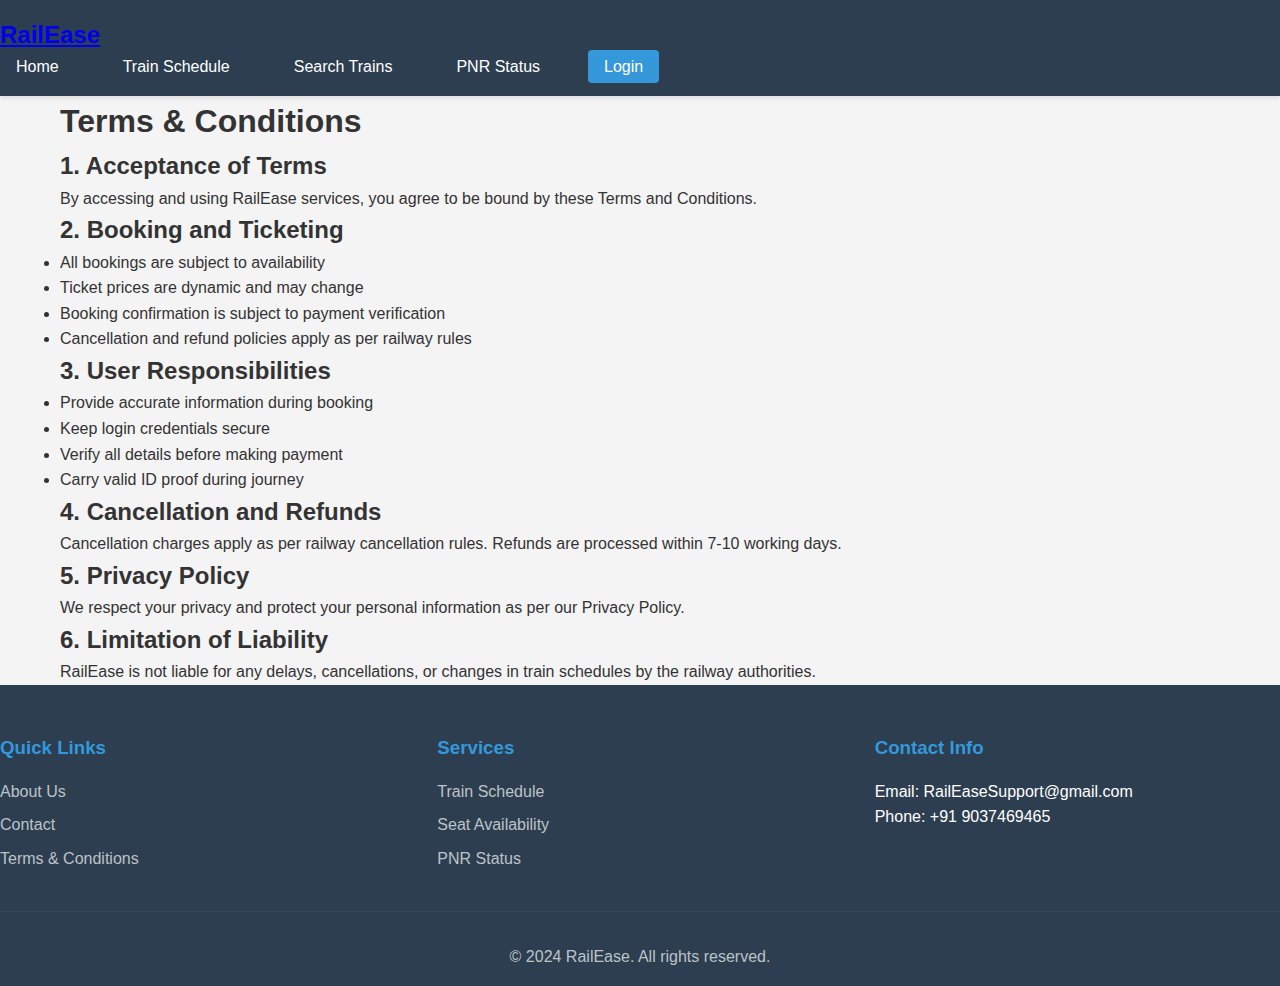
<file: RailEase/frontend/html/terms.html>
<!DOCTYPE html>
<html lang="en">
<head>
    <meta charset="UTF-8">
    <meta name="viewport" content="width=device-width, initial-scale=1.0">
    <title>Terms & Conditions - RailEase</title>
    <link rel="stylesheet" href="../css/style.css">
    <link rel="stylesheet" href="../css/responsive.css">
</head>
<body>
    <header>
        <nav class="navbar">
            <div class="nav-brand">
                <h2><a href="index.html">RailEase</a></h2>
            </div>
            <ul class="nav-links">
                <li><a href="index.html">Home</a></li>
                <li><a href="train_schedule.html">Train Schedule</a></li>
                <li><a href="search_trains.html">Search Trains</a></li>
                <li><a href="pnr_status.html">PNR Status</a></li>
                <li><a href="login.html" class="btn-login">Login</a></li>
            </ul>
        </nav>
    </header>

    <section class="terms-section">
        <div class="container">
            <h1>Terms & Conditions</h1>
            
            <div class="terms-content">
                <div class="terms-section">
                    <h2>1. Acceptance of Terms</h2>
                    <p>By accessing and using RailEase services, you agree to be bound by these Terms and Conditions.</p>
                </div>
                
                <div class="terms-section">
                    <h2>2. Booking and Ticketing</h2>
                    <ul>
                        <li>All bookings are subject to availability</li>
                        <li>Ticket prices are dynamic and may change</li>
                        <li>Booking confirmation is subject to payment verification</li>
                        <li>Cancellation and refund policies apply as per railway rules</li>
                    </ul>
                </div>
                
                <div class="terms-section">
                    <h2>3. User Responsibilities</h2>
                    <ul>
                        <li>Provide accurate information during booking</li>
                        <li>Keep login credentials secure</li>
                        <li>Verify all details before making payment</li>
                        <li>Carry valid ID proof during journey</li>
                    </ul>
                </div>
                
                <div class="terms-section">
                    <h2>4. Cancellation and Refunds</h2>
                    <p>Cancellation charges apply as per railway cancellation rules. Refunds are processed within 7-10 working days.</p>
                </div>
                
                <div class="terms-section">
                    <h2>5. Privacy Policy</h2>
                    <p>We respect your privacy and protect your personal information as per our Privacy Policy.</p>
                </div>
                
                <div class="terms-section">
                    <h2>6. Limitation of Liability</h2>
                    <p>RailEase is not liable for any delays, cancellations, or changes in train schedules by the railway authorities.</p>
                </div>
            </div>
        </div>
    </section>

    <footer>
        <div class="footer-content">
            <div class="footer-section">
                <h3>Quick Links</h3>
                <ul>
                    <li><a href="about.html">About Us</a></li>
                    <li><a href="contact.html">Contact</a></li>
                    <li><a href="terms.html">Terms & Conditions</a></li>
                </ul>
            </div>
            <div class="footer-section">
                <h3>Services</h3>
                <ul>
                    <li><a href="train_schedule.html">Train Schedule</a></li>
                    <li><a href="seat_availability.html">Seat Availability</a></li>
                    <li><a href="pnr_status.html">PNR Status</a></li>
                </ul>
            </div>
            <div class="footer-section">
                <h3>Contact Info</h3>
                <p>Email: RailEaseSupport@gmail.com</p>
                <p>Phone: +91 9037469465</p>
            </div>
        </div>
        <div class="footer-bottom">
            <p>&copy; 2024 RailEase. All rights reserved.</p>
        </div>
    </footer>

    <script src="../js/main.js"></script>
    <script src="../js/booking.js"></script>
    <script src="../js/admin.js"></script>
    <script src="../js/navigation.js"></script>
</body>
</html>
</file>
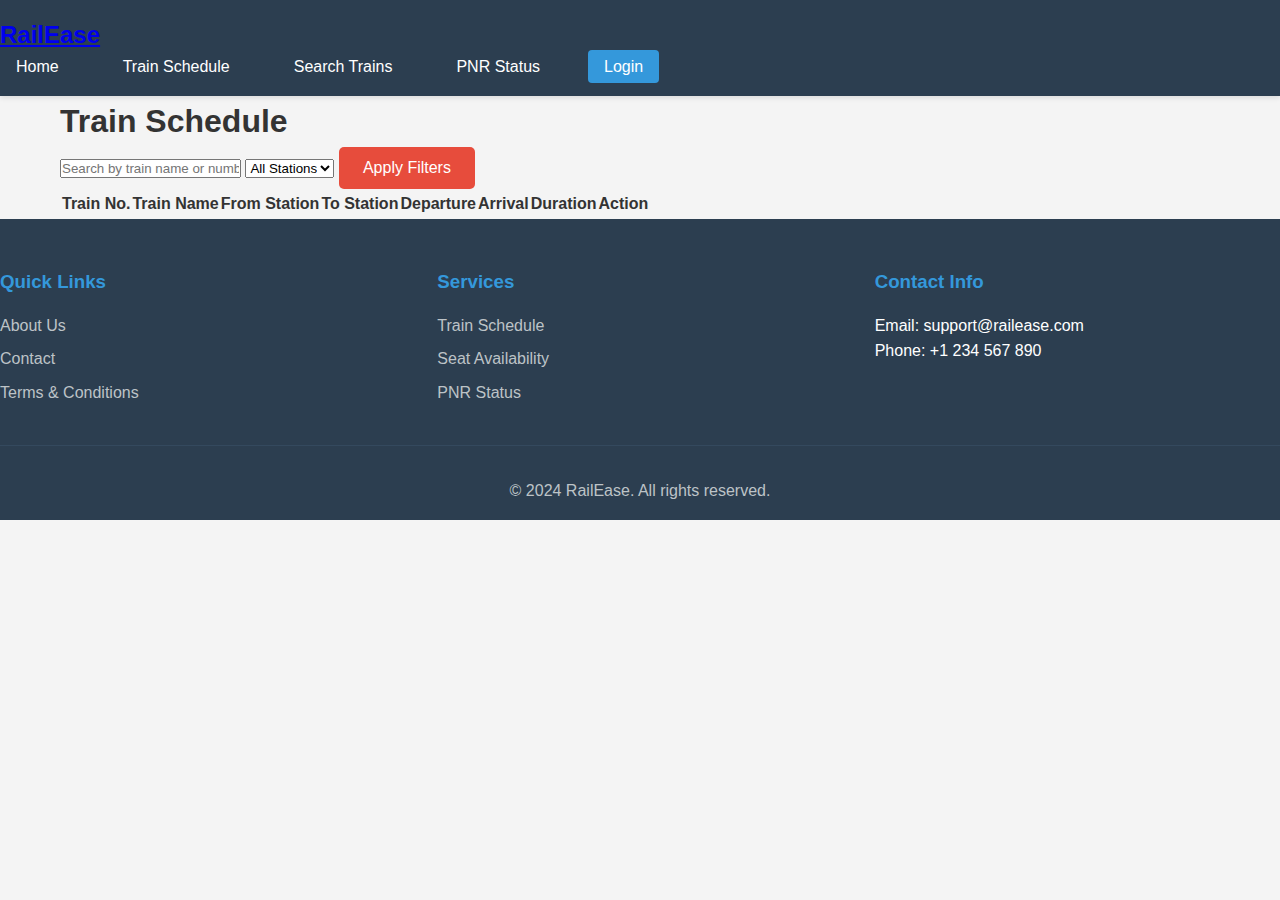
<file: RailEase/frontend/html/train_schedule.html>
<!DOCTYPE html>
<html lang="en">
<head>
    <meta charset="UTF-8">
    <meta name="viewport" content="width=device-width, initial-scale=1.0">
    <title>Train Schedule - RailEase</title>
    <link rel="stylesheet" href="../css/style.css">
    <link rel="stylesheet" href="../css/responsive.css">
</head>
<body>
    <header>
        <nav class="navbar">
            <div class="nav-brand">
                <h2><a href="index.html">RailEase</a></h2>
            </div>
            <ul class="nav-links">
                <li><a href="index.html">Home</a></li>
                <li><a href="train_schedule.html" class="active">Train Schedule</a></li>
                <li><a href="search_trains.html">Search Trains</a></li>
                <li><a href="pnr_status.html">PNR Status</a></li>
                <li><a href="login.html" class="btn-login">Login</a></li>
            </ul>
        </nav>
    </header>

    <section class="train-schedule">
        <div class="container">
            <h1>Train Schedule</h1>
            
            <div class="schedule-filters">
                <input type="text" id="searchTrain" placeholder="Search by train name or number">
                <select id="filterStation">
                    <option value="">All Stations</option>
                </select>
                <button class="btn-primary" onclick="applyScheduleFilters()">Apply Filters</button>
            </div>

            <div id="scheduleResults" class="schedule-results">
                <table class="schedule-table">
                    <thead>
                        <tr>
                            <th>Train No.</th>
                            <th>Train Name</th>
                            <th>From Station</th>
                            <th>To Station</th>
                            <th>Departure</th>
                            <th>Arrival</th>
                            <th>Duration</th>
                            <th>Action</th>
                        </tr>
                    </thead>
                    <tbody id="scheduleTableBody">
                        <!-- Schedule data will be populated here -->
                    </tbody>
                </table>
            </div>
        </div>
    </section>

    <footer>
        <div class="footer-content">
            <div class="footer-section">
                <h3>Quick Links</h3>
                <ul>
                    <li><a href="about.html">About Us</a></li>
                    <li><a href="contact.html">Contact</a></li>
                    <li><a href="terms.html">Terms & Conditions</a></li>
                </ul>
            </div>
            <div class="footer-section">
                <h3>Services</h3>
                <ul>
                    <li><a href="train_schedule.html">Train Schedule</a></li>
                    <li><a href="seat_availability.html">Seat Availability</a></li>
                    <li><a href="pnr_status.html">PNR Status</a></li>
                </ul>
            </div>
            <div class="footer-section">
                <h3>Contact Info</h3>
                <p>Email: support@railease.com</p>
                <p>Phone: +1 234 567 890</p>
            </div>
        </div>
        <div class="footer-bottom">
            <p>&copy; 2024 RailEase. All rights reserved.</p>
        </div>
    </footer>

    <script src="../js/main.js"></script>
    <script src="../js/booking.js"></script>
    <script src="../js/admin.js"></script>
    <script src="../js/navigation.js"></script>
</body>
</html>
</file>
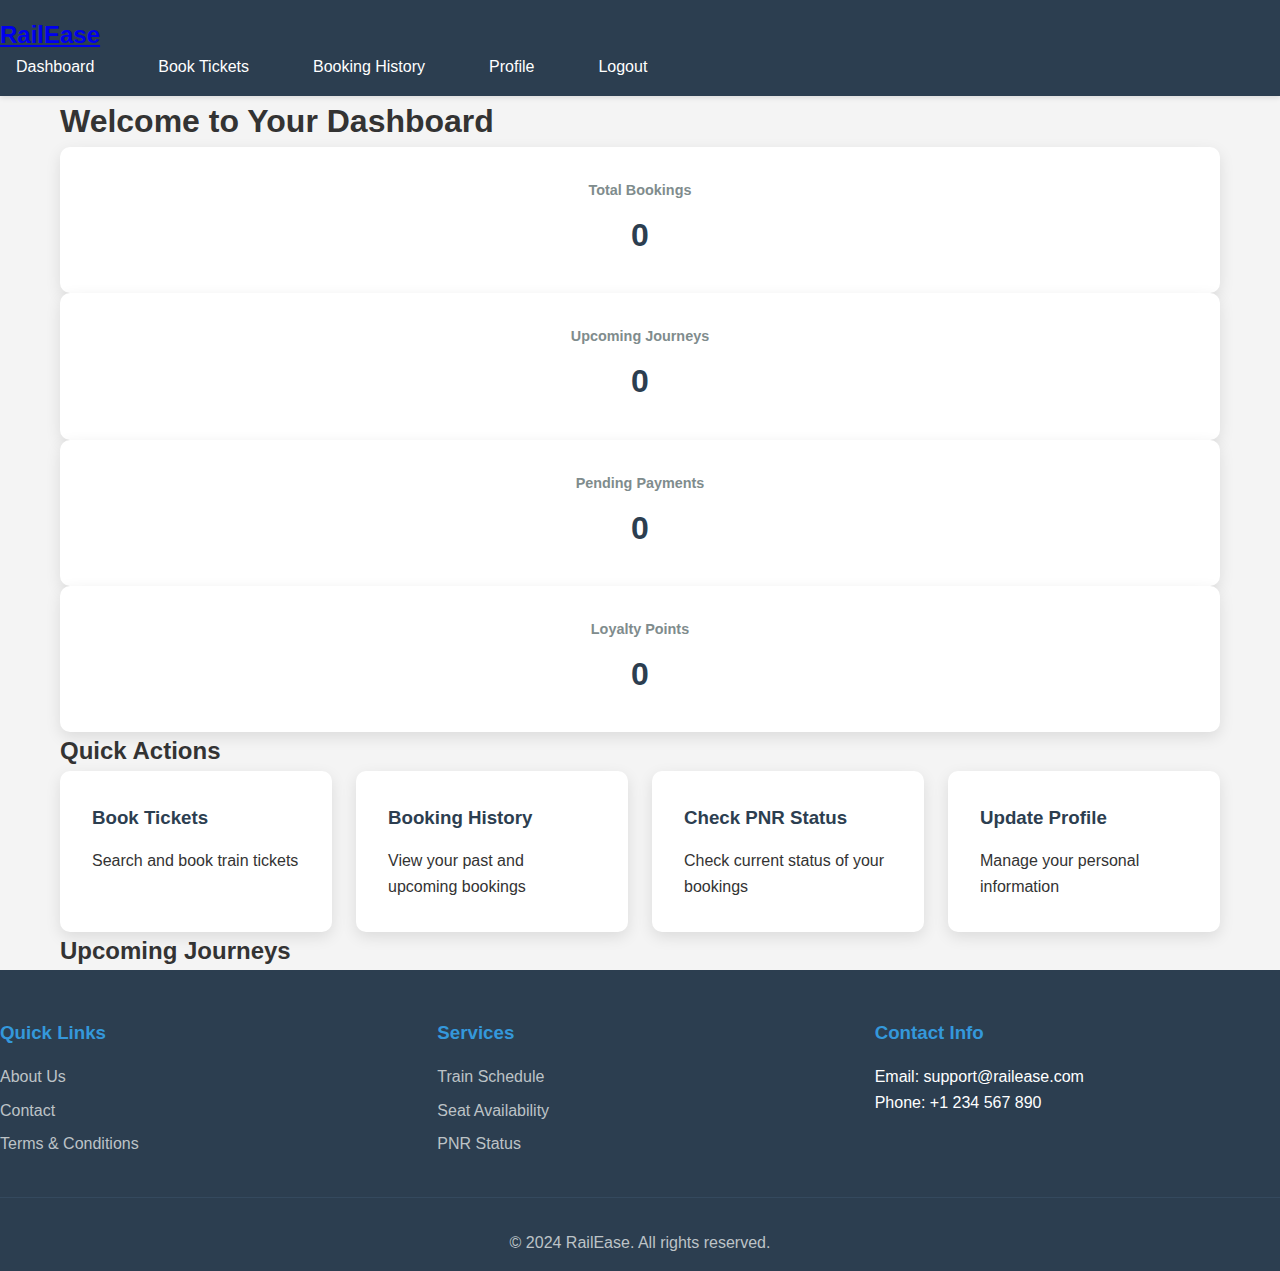
<file: RailEase/frontend/html/user_dashboard.html>
<!DOCTYPE html>
<html lang="en">
<head>
    <meta charset="UTF-8">
    <meta name="viewport" content="width=device-width, initial-scale=1.0">
    <title>User Dashboard - RailEase</title>
    <link rel="stylesheet" href="../css/style.css">
    <link rel="stylesheet" href="../css/responsive.css">
</head>
<body>
    <header>
        <nav class="navbar">
            <div class="nav-brand">
                <h2><a href="index.html">RailEase</a></h2>
            </div>
            <ul class="nav-links">
                <li><a href="user_dashboard.html" class="active">Dashboard</a></li>
                <li><a href="search_trains.html">Book Tickets</a></li>
                <li><a href="booking_history.html">Booking History</a></li>
                <li><a href="profile.html">Profile</a></li>
                <li><a href="#" id="logoutBtn">Logout</a></li>
            </ul>
        </nav>
    </header>

    <section class="user-dashboard">
        <div class="container">
            <h1>Welcome to Your Dashboard</h1>
            
            <div class="user-stats">
                <div class="stat-card">
                    <h3>Total Bookings</h3>
                    <p id="totalBookings">0</p>
                </div>
                <div class="stat-card">
                    <h3>Upcoming Journeys</h3>
                    <p id="upcomingJourneys">0</p>
                </div>
                <div class="stat-card">
                    <h3>Pending Payments</h3>
                    <p id="pendingPayments">0</p>
                </div>
                <div class="stat-card">
                    <h3>Loyalty Points</h3>
                    <p id="loyaltyPoints">0</p>
                </div>
            </div>

            <div class="dashboard-sections">
                <div class="section">
                    <h2>Quick Actions</h2>
                    <div class="action-grid">
                        <a href="search_trains.html" class="action-card">
                            <h3>Book Tickets</h3>
                            <p>Search and book train tickets</p>
                        </a>
                        <a href="booking_history.html" class="action-card">
                            <h3>Booking History</h3>
                            <p>View your past and upcoming bookings</p>
                        </a>
                        <a href="pnr_status.html" class="action-card">
                            <h3>Check PNR Status</h3>
                            <p>Check current status of your bookings</p>
                        </a>
                        <a href="profile.html" class="action-card">
                            <h3>Update Profile</h3>
                            <p>Manage your personal information</p>
                        </a>
                    </div>
                </div>

                <div class="section">
                    <h2>Upcoming Journeys</h2>
                    <div id="upcomingBookings" class="bookings-list">
                        <!-- Upcoming bookings will be populated here -->
                    </div>
                </div>
            </div>
        </div>
    </section>

    <footer>
        <div class="footer-content">
            <div class="footer-section">
                <h3>Quick Links</h3>
                <ul>
                    <li><a href="about.html">About Us</a></li>
                    <li><a href="contact.html">Contact</a></li>
                    <li><a href="terms.html">Terms & Conditions</a></li>
                </ul>
            </div>
            <div class="footer-section">
                <h3>Services</h3>
                <ul>
                    <li><a href="train_schedule.html">Train Schedule</a></li>
                    <li><a href="seat_availability.html">Seat Availability</a></li>
                    <li><a href="pnr_status.html">PNR Status</a></li>
                </ul>
            </div>
            <div class="footer-section">
                <h3>Contact Info</h3>
                <p>Email: support@railease.com</p>
                <p>Phone: +1 234 567 890</p>
            </div>
        </div>
        <div class="footer-bottom">
            <p>&copy; 2024 RailEase. All rights reserved.</p>
        </div>
    </footer>

    <script src="../js/main.js"></script>
    <script src="../js/booking.js"></script>
    <script src="../js/admin.js"></script>
    <script src="../js/navigation.js"></script>
</body>
</html>
</file>
<file: RailEase/frontend/css/responsive.css>
/* Responsive Styles for RailEase */
@media (max-width: 1200px) {
    .container {
        max-width: 1140px;
        padding: 0 15px;
    }
}

@media (max-width: 992px) {
    .navbar .container {
        flex-direction: column;
        gap: 1rem;
    }
    
    .nav-links {
        flex-wrap: wrap;
        justify-content: center;
        gap: 1rem;
    }
    
    .form-group {
        grid-template-columns: 1fr 1fr;
    }
    
    .features-grid {
        grid-template-columns: repeat(2, 1fr);
    }
    
    .train-card {
        flex-direction: column;
        text-align: center;
    }
    
    .train-availability {
        margin-top: 1rem;
    }
}

@media (max-width: 768px) {
    .hero-content h1 {
        font-size: 2rem;
    }
    
    .hero-content p {
        font-size: 1rem;
    }
    
    .search-box {
        padding: 1.5rem;
        margin: 0 1rem;
    }
    
    .form-group {
        grid-template-columns: 1fr;
    }
    
    .features-grid {
        grid-template-columns: 1fr;
    }
    
    .stats-grid {
        grid-template-columns: repeat(2, 1fr);
    }
    
    .action-grid {
        grid-template-columns: 1fr;
    }
    
    .class-availability {
        flex-direction: column;
        gap: 0.5rem;
    }
    
    .footer-content {
        grid-template-columns: 1fr;
        gap: 1.5rem;
    }
    
    .booking-form .passenger-details {
        grid-template-columns: 1fr;
    }
    
    .profile-container {
        flex-direction: column;
    }
}

@media (max-width: 576px) {
    .auth-form {
        margin: 1rem;
        padding: 2rem;
    }
    
    .stats-grid {
        grid-template-columns: 1fr;
    }
    
    .train-info .timing-info {
        flex-direction: column;
        gap: 0.5rem;
    }
    
    .booking-summary {
        padding: 1rem;
    }
    
    .passenger-details table {
        font-size: 0.8rem;
    }
    
    .nav-links {
        flex-direction: column;
        width: 100%;
    }
    
    .nav-links li {
        width: 100%;
        text-align: center;
    }
    
    .nav-links a {
        display: block;
        width: 100%;
    }
}

/* Mobile First Approach for smaller devices */
@media (max-width: 480px) {
    .hero {
        padding: 2rem 0;
    }
    
    .hero-content h1 {
        font-size: 1.8rem;
    }
    
    .dashboard h1 {
        font-size: 1.5rem;
    }
    
    .auth-form {
        padding: 1.5rem;
    }
    
    .feature-card {
        padding: 1.5rem;
    }
    
    .stat-card {
        padding: 1.5rem;
    }
    
    .action-card {
        padding: 1.5rem;
    }
}

/* Tablet Landscape */
@media (min-width: 768px) and (max-width: 1024px) and (orientation: landscape) {
    .hero-content {
        padding: 0 2rem;
    }
    
    .search-box {
        max-width: 90%;
    }
}

/* High-resolution displays */
@media (-webkit-min-device-pixel-ratio: 2), (min-resolution: 192dpi) {
    .feature-card,
    .stat-card,
    .action-card {
        border: 0.5px solid #e0e0e0;
    }
}

/* Print Styles */
@media print {
    .navbar,
    .footer,
    .btn-primary {
        display: none;
    }
    
    .container {
        max-width: none;
    }
    
    body {
        font-size: 12pt;
        line-height: 1.4;
        color: #000;
        background: #fff;
    }
}
</file>
<file: RailEase/frontend/css/style.css>
/* Reset and Base Styles */
* {
    margin: 0;
    padding: 0;
    box-sizing: border-box;
}

body {
    font-family: 'Arial', sans-serif;
    line-height: 1.6;
    color: #333;
    background-color: #f4f4f4;
}

.container {
    max-width: 1200px;
    margin: 0 auto;
    padding: 0 20px;
}

/* Header and Navigation */
.navbar {
    background: #2c3e50;
    color: white;
    padding: 1rem 0;
    box-shadow: 0 2px 5px rgba(0,0,0,0.1);
}

.navbar .container {
    display: flex;
    justify-content: space-between;
    align-items: center;
}

.nav-brand h2 {
    color: #3498db;
}

.nav-links {
    display: flex;
    list-style: none;
    gap: 2rem;
}

.nav-links a {
    color: white;
    text-decoration: none;
    padding: 0.5rem 1rem;
    border-radius: 4px;
    transition: background-color 0.3s;
}

.nav-links a:hover {
    background-color: #34495e;
}

.btn-login, .btn-register {
    background: #3498db;
    color: white !important;
}

.btn-login:hover, .btn-register:hover {
    background: #2980b9;
}

/* Hero Section */
.hero {
    background: linear-gradient(135deg, #667eea 0%, #764ba2 100%);
    color: white;
    padding: 4rem 0;
    text-align: center;
}

.hero-content h1 {
    font-size: 3rem;
    margin-bottom: 1rem;
}

.hero-content p {
    font-size: 1.2rem;
    margin-bottom: 2rem;
}

.search-box {
    background: white;
    padding: 2rem;
    border-radius: 10px;
    box-shadow: 0 10px 30px rgba(0,0,0,0.2);
    max-width: 800px;
    margin: 0 auto;
}

.form-group {
    display: grid;
    grid-template-columns: 1fr 1fr 1fr auto;
    gap: 1rem;
    align-items: end;
}

.form-group input {
    padding: 0.75rem;
    border: 1px solid #ddd;
    border-radius: 5px;
    font-size: 1rem;
}

.btn-primary {
    background: #e74c3c;
    color: white;
    padding: 0.75rem 1.5rem;
    border: none;
    border-radius: 5px;
    cursor: pointer;
    font-size: 1rem;
    transition: background-color 0.3s;
}

.btn-primary:hover {
    background: #c0392b;
}

/* Features Section */
.features {
    padding: 4rem 0;
    background: white;
}

.features h2 {
    text-align: center;
    margin-bottom: 3rem;
    color: #2c3e50;
}

.features-grid {
    display: grid;
    grid-template-columns: repeat(auto-fit, minmax(250px, 1fr));
    gap: 2rem;
}

.feature-card {
    background: #f8f9fa;
    padding: 2rem;
    border-radius: 10px;
    text-align: center;
    box-shadow: 0 5px 15px rgba(0,0,0,0.1);
    transition: transform 0.3s;
}

.feature-card:hover {
    transform: translateY(-5px);
}

.feature-card h3 {
    color: #2c3e50;
    margin-bottom: 1rem;
}

/* Auth Forms */
.auth-container {
    min-height: 80vh;
    display: flex;
    justify-content: center;
    align-items: center;
    background: linear-gradient(135deg, #667eea 0%, #764ba2 100%);
}

.auth-form {
    background: white;
    padding: 3rem;
    border-radius: 10px;
    box-shadow: 0 10px 30px rgba(0,0,0,0.2);
    width: 100%;
    max-width: 400px;
}

.auth-form h2 {
    text-align: center;
    margin-bottom: 2rem;
    color: #2c3e50;
}

.auth-form .form-group {
    display: flex;
    flex-direction: column;
    margin-bottom: 1rem;
}

.auth-form label {
    margin-bottom: 0.5rem;
    font-weight: bold;
    color: #555;
}

.auth-form input {
    padding: 0.75rem;
    border: 1px solid #ddd;
    border-radius: 5px;
    font-size: 1rem;
}

/* Dashboard Styles */
.dashboard {
    padding: 2rem 0;
    min-height: 80vh;
}

.stats-grid {
    display: grid;
    grid-template-columns: repeat(auto-fit, minmax(200px, 1fr));
    gap: 1.5rem;
    margin-bottom: 3rem;
}

.stat-card {
    background: white;
    padding: 2rem;
    border-radius: 10px;
    box-shadow: 0 5px 15px rgba(0,0,0,0.1);
    text-align: center;
}

.stat-card h3 {
    color: #7f8c8d;
    font-size: 0.9rem;
    margin-bottom: 0.5rem;
}

.stat-card p {
    font-size: 2rem;
    font-weight: bold;
    color: #2c3e50;
}

.action-grid {
    display: grid;
    grid-template-columns: repeat(auto-fit, minmax(250px, 1fr));
    gap: 1.5rem;
}

.action-card {
    background: white;
    padding: 2rem;
    border-radius: 10px;
    box-shadow: 0 5px 15px rgba(0,0,0,0.1);
    text-decoration: none;
    color: inherit;
    transition: transform 0.3s;
}

.action-card:hover {
    transform: translateY(-3px);
    box-shadow: 0 8px 25px rgba(0,0,0,0.15);
}

.action-card h3 {
    color: #2c3e50;
    margin-bottom: 1rem;
}

/* PNR Status Styles */
.pnr-status {
    padding: 2rem 0;
    min-height: 80vh;
}

.pnr-form {
    background: white;
    padding: 2rem;
    border-radius: 10px;
    box-shadow: 0 5px 15px rgba(0,0,0,0.1);
    max-width: 500px;
    margin: 0 auto 3rem;
}

.pnr-result {
    background: white;
    padding: 2rem;
    border-radius: 10px;
    box-shadow: 0 5px 15px rgba(0,0,0,0.1);
}

.booking-info {
    margin-bottom: 2rem;
}

.info-row {
    display: flex;
    justify-content: space-between;
    padding: 0.5rem 0;
    border-bottom: 1px solid #eee;
}

.label {
    font-weight: bold;
    color: #555;
}

.value {
    color: #2c3e50;
}

.status {
    padding: 0.25rem 0.75rem;
    border-radius: 20px;
    font-size: 0.8rem;
    font-weight: bold;
}

.status.confirmed {
    background: #d4edda;
    color: #155724;
}

.status.waiting {
    background: #fff3cd;
    color: #856404;
}

.status.cancelled {
    background: #f8d7da;
    color: #721c24;
}

.passenger-details table {
    width: 100%;
    border-collapse: collapse;
    margin-top: 1rem;
}

.passenger-details th,
.passenger-details td {
    padding: 0.75rem;
    text-align: left;
    border-bottom: 1px solid #ddd;
}

.passenger-details th {
    background: #f8f9fa;
    font-weight: bold;
    color: #555;
}

/* Train Cards */
.train-card {
    background: white;
    padding: 1.5rem;
    border-radius: 10px;
    box-shadow: 0 5px 15px rgba(0,0,0,0.1);
    margin-bottom: 1.5rem;
    display: flex;
    justify-content: space-between;
    align-items: center;
}

.train-info h3 {
    color: #2c3e50;
    margin-bottom: 0.5rem;
}

.route-info {
    display: flex;
    align-items: center;
    gap: 1rem;
    margin-bottom: 0.5rem;
}

.station {
    font-weight: bold;
}

.arrow {
    color: #7f8c8d;
}

.timing-info {
    display: flex;
    gap: 1rem;
    color: #7f8c8d;
}

.class-availability {
    display: flex;
    gap: 1rem;
    margin-bottom: 1rem;
}

.class-info {
    text-align: center;
    padding: 0.5rem;
    border: 1px solid #eee;
    border-radius: 5px;
    min-width: 100px;
}

.class-name {
    display: block;
    font-weight: bold;
    color: #2c3e50;
}

.seats-available {
    display: block;
    font-size: 0.8rem;
    color: #27ae60;
}

.price {
    display: block;
    font-weight: bold;
    color: #e74c3c;
}

/* Footer */
footer {
    background: #2c3e50;
    color: white;
    padding: 3rem 0 1rem;
}

.footer-content {
    display: grid;
    grid-template-columns: repeat(auto-fit, minmax(250px, 1fr));
    gap: 2rem;
    margin-bottom: 2rem;
}

.footer-section h3 {
    margin-bottom: 1rem;
    color: #3498db;
}

.footer-section ul {
    list-style: none;
}

.footer-section ul li {
    margin-bottom: 0.5rem;
}

.footer-section a {
    color: #bdc3c7;
    text-decoration: none;
    transition: color 0.3s;
}

.footer-section a:hover {
    color: #3498db;
}

.footer-bottom {
    text-align: center;
    padding-top: 2rem;
    border-top: 1px solid #34495e;
    color: #bdc3c7;
}

/* Notifications */
.notification {
    position: fixed;
    top: 20px;
    right: 20px;
    padding: 1rem 1.5rem;
    border-radius: 5px;
    color: white;
    z-index: 1000;
    animation: slideIn 0.3s ease;
}

.notification.success {
    background: #27ae60;
}

.notification.error {
    background: #e74c3c;
}

.notification.info {
    background: #3498db;
}

@keyframes slideIn {
    from {
        transform: translateX(100%);
        opacity: 0;
    }
    to {
        transform: translateX(0);
        opacity: 1;
    }
}

/* Responsive Design */
@media (max-width: 768px) {
    .navbar .container {
        flex-direction: column;
        gap: 1rem;
    }
    
    .nav-links {
        flex-wrap: wrap;
        justify-content: center;
    }
    
    .form-group {
        grid-template-columns: 1fr;
    }
    
    .hero-content h1 {
        font-size: 2rem;
    }
    
    .train-card {
        flex-direction: column;
        gap: 1rem;
        text-align: center;
    }
    
    .class-availability {
        flex-wrap: wrap;
        justify-content: center;
    }
}
</file>
